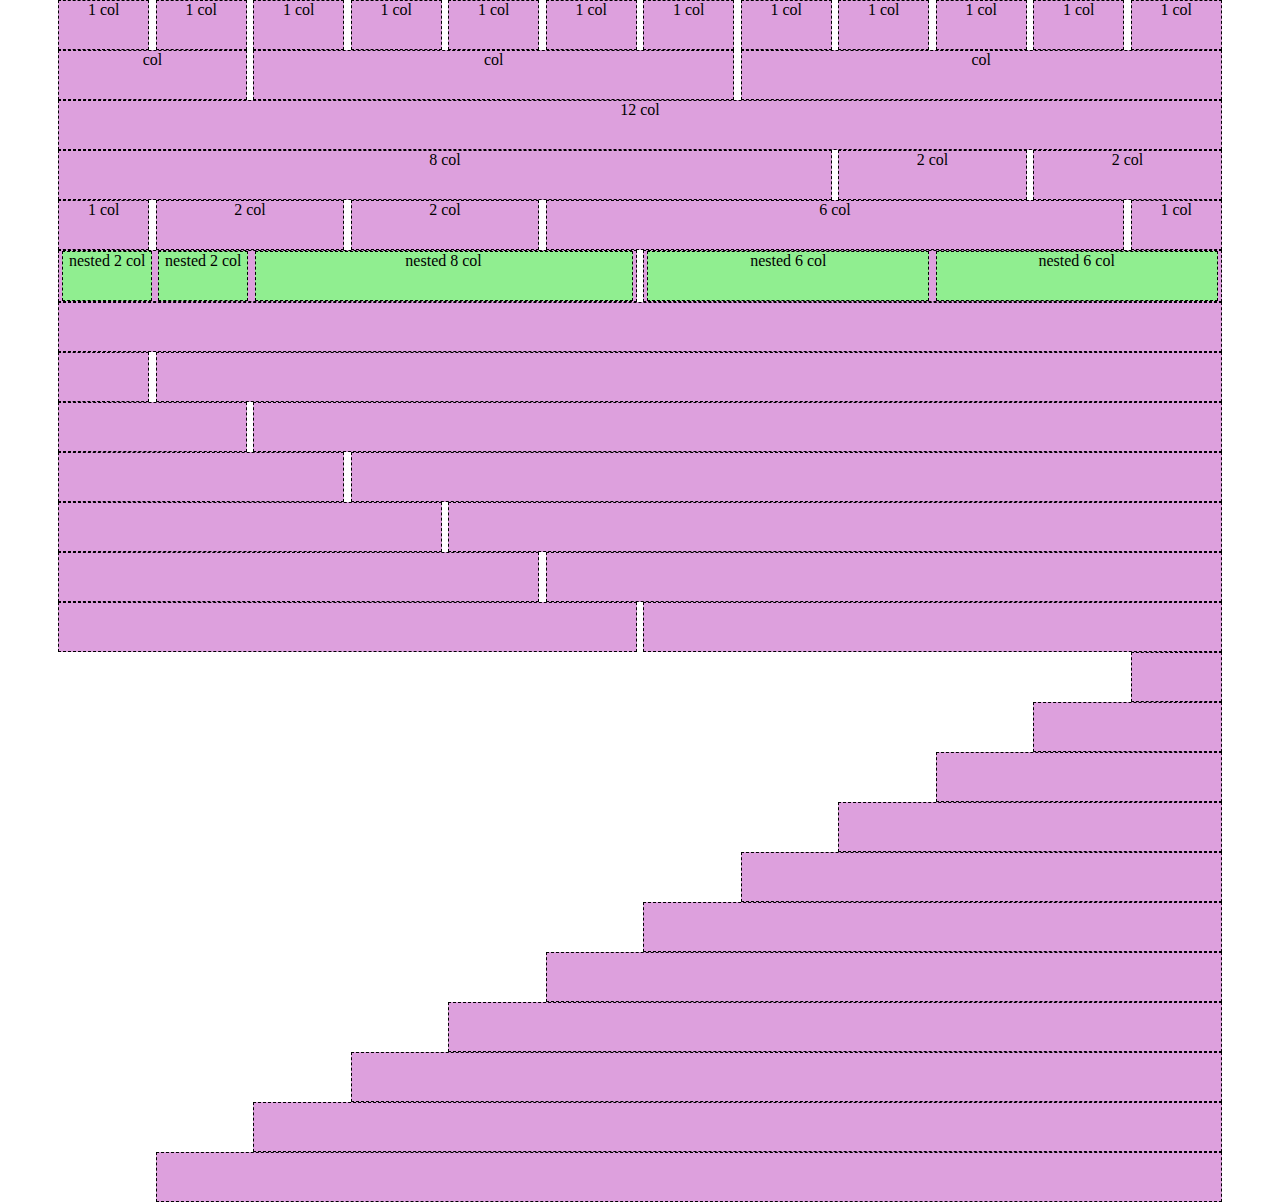
<file: index.html>
<!DOCTYPE html>
<html lang="en">
    <head>
        <meta charset="UTF-8">
        <meta name="viewport" content="width=device-width, initial-scale=1.0">
        <title>Document</title>
        <link rel="stylesheet" href="./css/12bool.css">
    </head>
    <body class="debug">
        <div class="container">
            <div class="row">
                <div class="col-1"><div class="box">1 col</div></div>
                <div class="col-1"><div class="box">1 col</div></div>
                <div class="col-1"><div class="box">1 col</div></div>
                <div class="col-1"><div class="box">1 col</div></div>
                <div class="col-1"><div class="box">1 col</div></div>
                <div class="col-1"><div class="box">1 col</div></div>
                <div class="col-1"><div class="box">1 col</div></div>
                <div class="col-1"><div class="box">1 col</div></div>
                <div class="col-1"><div class="box">1 col</div></div>
                <div class="col-1"><div class="box">1 col</div></div>
                <div class="col-1"><div class="box">1 col</div></div>
                <div class="col-1"><div class="box">1 col</div></div>
            </div>
            <div class="row">
                <div class="col-2"><div class="box">col</div></div>
                <div class="col-5"><div class="box">col</div></div>
                <div class="col-5"><div class="box">col</div></div>
            </div>
            <div class="row">
                <div class="col-12"><div class="box">12 col</div></div>
            </div>
            <div class="row">
                <div class="col-8"><div class="box">8 col</div></div>
                <div class="col-2"><div class="box">2 col</div></div>
                <div class="col-2"><div class="box">2 col</div></div>
            </div>
            <div class="row">
                <div class="col-1"><div class="box">1 col</div></div>
                <div class="col-2"><div class="box">2 col</div></div>
                <div class="col-2"><div class="box">2 col</div></div>
                <div class="col-6"><div class="box">6 col</div></div>
                <div class="col-1"><div class="box">1 col</div></div>
            </div>
            <div class="row">
                <div class="col">
                    <div class="row">
                        <div class="box">
                            <div class="row">
                                <div class="col-2"><div class="box">nested 2 col</div></div>
                                <div class="col-2"><div class="box">nested 2 col</div></div>
                                <div class="col-8"><div class="box">nested 8 col</div></div>
                            </div>
                        </div>
                    </div>
                </div>
                <div class="col">
                    <div class="row">
                        <div class="box">
                            <div class="row">
                                <div class="col-6"><div class="box">nested 6 col</div></div>
                                <div class="col-6"><div class="box">nested 6 col</div></div>
                            </div>
                        </div>
                    </div>
                </div>
            </div>
            <div class="row">
                <div class="col-12"><div class="box"></div></div>
            </div>
            <div class="row">
                <div class="col-1"><div class="box"></div></div>
                <div class="col-11"><div class="box"></div></div>
            </div>
            <div class="row">
                <div class="col-2"><div class="box"></div></div>
                <div class="col-10"><div class="box"></div></div>
            </div>
            <div class="row">
                <div class="col-3"><div class="box"></div></div>
                <div class="col-9"><div class="box"></div></div>
            </div>
            <div class="row">
                <div class="col-4"><div class="box"></div></div>
                <div class="col-8"><div class="box"></div></div>
            </div>
            <div class="row">
                <div class="col-5"><div class="box"></div></div>
                <div class="col-7"><div class="box"></div></div>
            </div>
            <div class="row">
                <div class="col-6"><div class="box"></div></div>
                <div class="col-6"><div class="box"></div></div>
            </div>
            <div class="row">
                <div class="offset-col-11"></div>
                <div class="col-1"><div class="box"></div></div>
            </div>
            <div class="row">
                <div class="offset-col-10"></div>
                <div class="col-2"><div class="box"></div></div>
            </div>
            <div class="row">
                <div class="offset-col-9"></div>
                <div class="col-3"><div class="box"></div></div>
            </div>
            <div class="row">
                <div class="offset-col-8"></div>
                <div class="col-4"><div class="box"></div></div>
            </div>
            <div class="row">
                <div class="offset-col-7"></div>
                <div class="col-5"><div class="box"></div></div>
            </div>
            <div class="row">
                <div class="offset-col-6"></div>
                <div class="col-6"><div class="box"></div></div>
            </div>
            <div class="row">
                <div class="offset-col-5"></div>
                <div class="col-7"><div class="box"></div></div>
            </div>
            <div class="row">
                <div class="offset-col-4"></div>
                <div class="col-8"><div class="box"></div></div>
            </div>
            <div class="row">
                <div class="offset-col-3"></div>
                <div class="col-9"><div class="box"></div></div>
            </div>
            <div class="row">
                <div class="offset-col-2"></div>
                <div class="col-10"><div class="box"></div></div>
            </div>
            <div class="row">
                <div class="offset-col-1"></div>
                <div class="col-11"><div class="box"></div></div>
            </div>
        </div>

    </body>
</html>
</file>
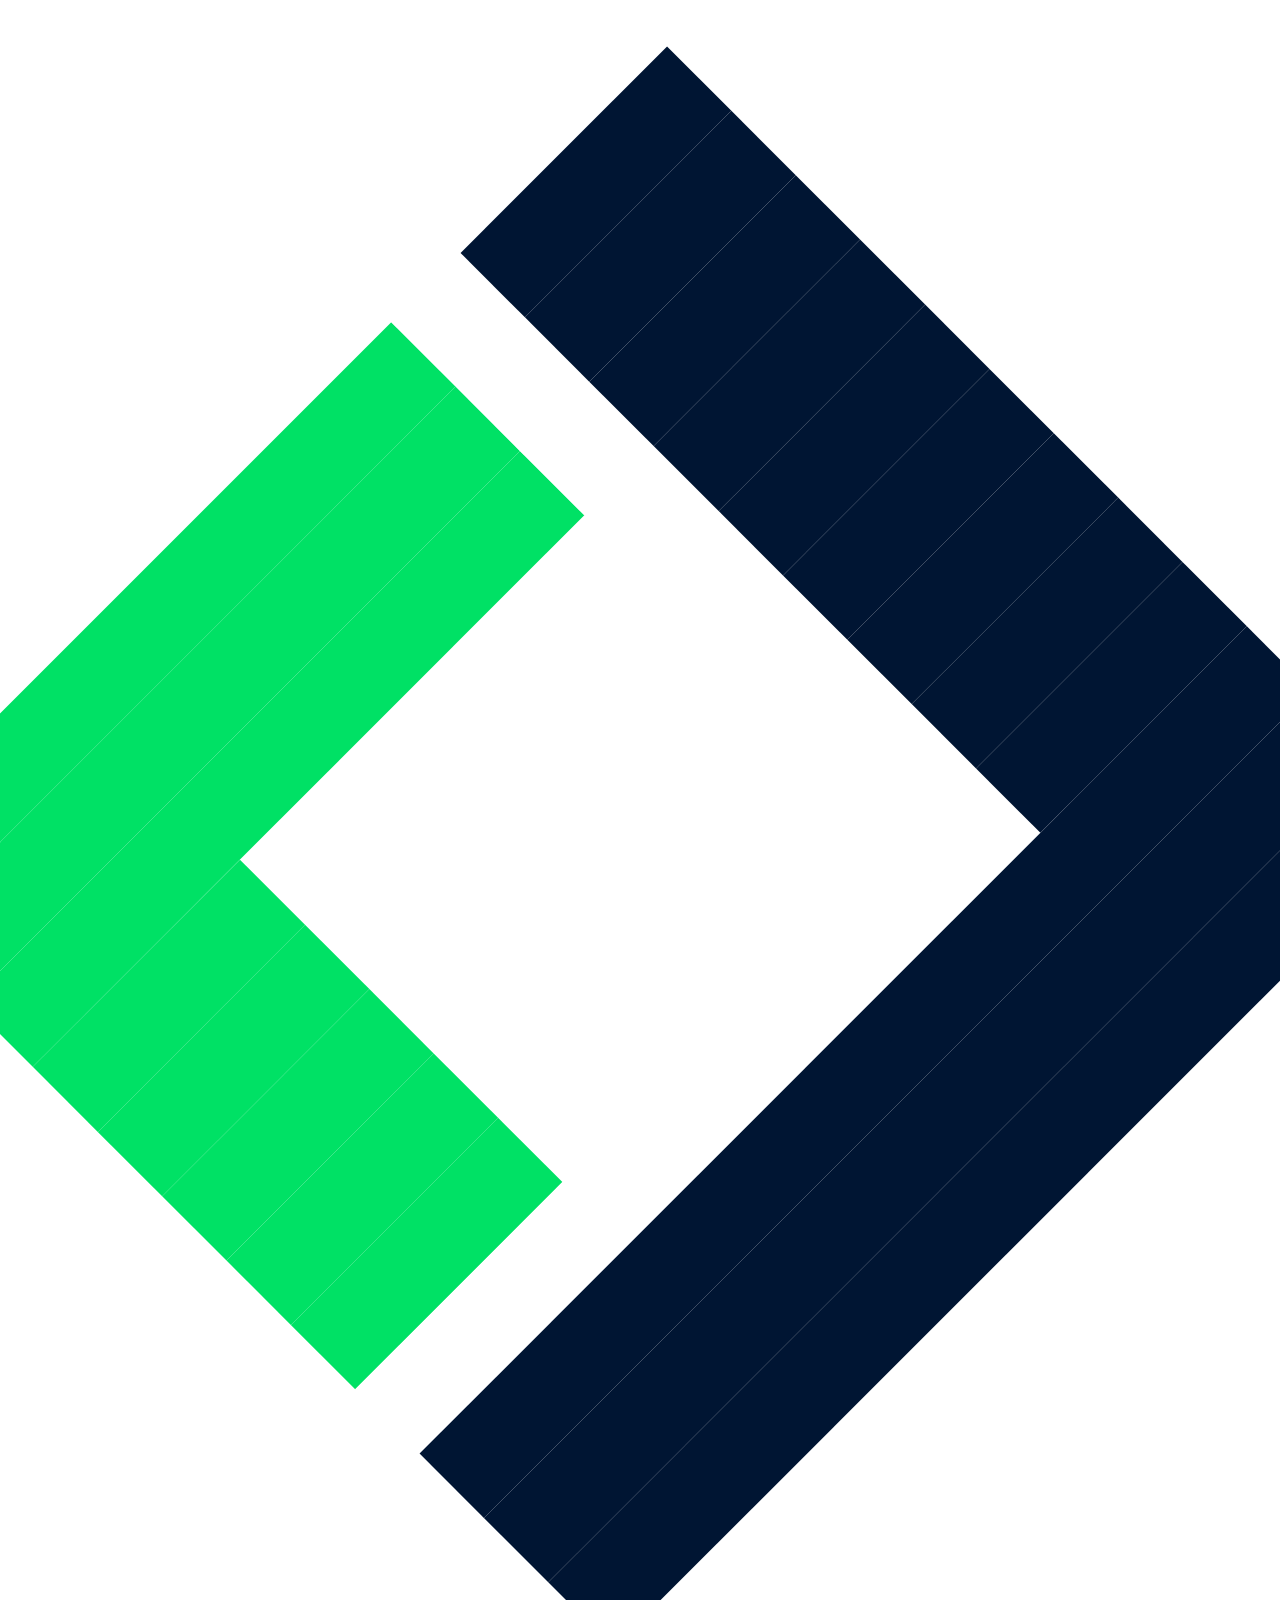
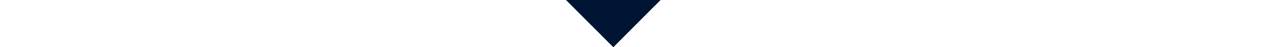
<file: bonus/boolean.html>
<!DOCTYPE html>
<html lang="en">
    <head>
        <meta charset="UTF-8">
        <meta name="viewport" content="width=device-width, initial-scale=1.0">
        <title>boolean</title>
        <link rel="stylesheet" href="../css/12bool.css">
        <link rel="stylesheet" href="./style.css">
    </head>
    <body>
        <div class="container rotate">
            <div class="row">
                <div class="col-8">
                    <div class="box green"></div>
                </div>
                <div class="col-1">
                    <div class="box white"></div>
                </div>
                <div class="col-3">
                    <div class="box blue"></div>
                </div>
            </div>
            <div class="row">
                <div class="col-8">
                    <div class="box green"></div>
                </div>
                <div class="col-1">
                    <div class="box white"></div>
                </div>
                <div class="col-3">
                    <div class="box blue"></div>
                </div>
            </div>
            <div class="row">
                <div class="col-8">
                    <div class="box green"></div>
                </div>
                <div class="col-1">
                    <div class="box white"></div>
                </div>
                <div class="col-3">
                    <div class="box blue"></div>
                </div>
            </div>
            <div class="row">
                <div class="col-3">
                    <div class="box green"></div>
                </div>
                <div class="col-6">
                    <box class="white"></box>
                </div>
                <div class="col-3">
                    <div class="box blue"></div>
                </div>
            </div>
            <div class="row">
                <div class="col-3">
                    <div class="box green"></div>
                </div>
                <div class="col-6">
                    <box class="white"></box>
                </div>
                <div class="col-3">
                    <div class="box blue"></div>
                </div>
            </div>
            <div class="row">
                <div class="col-3">
                    <div class="box green"></div>
                </div>
                <div class="col-6">
                    <box class="white"></box>
                </div>
                <div class="col-3">
                    <div class="box blue"></div>
                </div>
            </div>
            <div class="row">
                <div class="col-3">
                    <div class="box green"></div>
                </div>
                <div class="col-6">
                    <box class="white"></box>
                </div>
                <div class="col-3">
                    <div class="box blue"></div>
                </div>
            </div>
            <div class="row">
                <div class="col-3">
                    <div class="box green"></div>
                </div>
                <div class="col-6">
                    <box class="white"></box>
                </div>
                <div class="col-3">
                    <div class="box blue"></div>
                </div>
            </div>
            <div class="row">
                <div class="col-9">
                    <div class="box white"></div>
                </div>
                <div class="col-3">
                    <div class="box blue"></div>
                </div>
            </div>
            <div class="row">
                <div class="col-12">
                    <div class="box blue"></div>
                </div>
            </div>
            <div class="row">
                <div class="col-12">
                    <div class="box blue"></div>
                </div>
            </div>
            <div class="row">
                <div class="col-12">
                    <div class="box blue"></div>
                </div>
            </div>
        </div>
    </body>
</html>
</file>
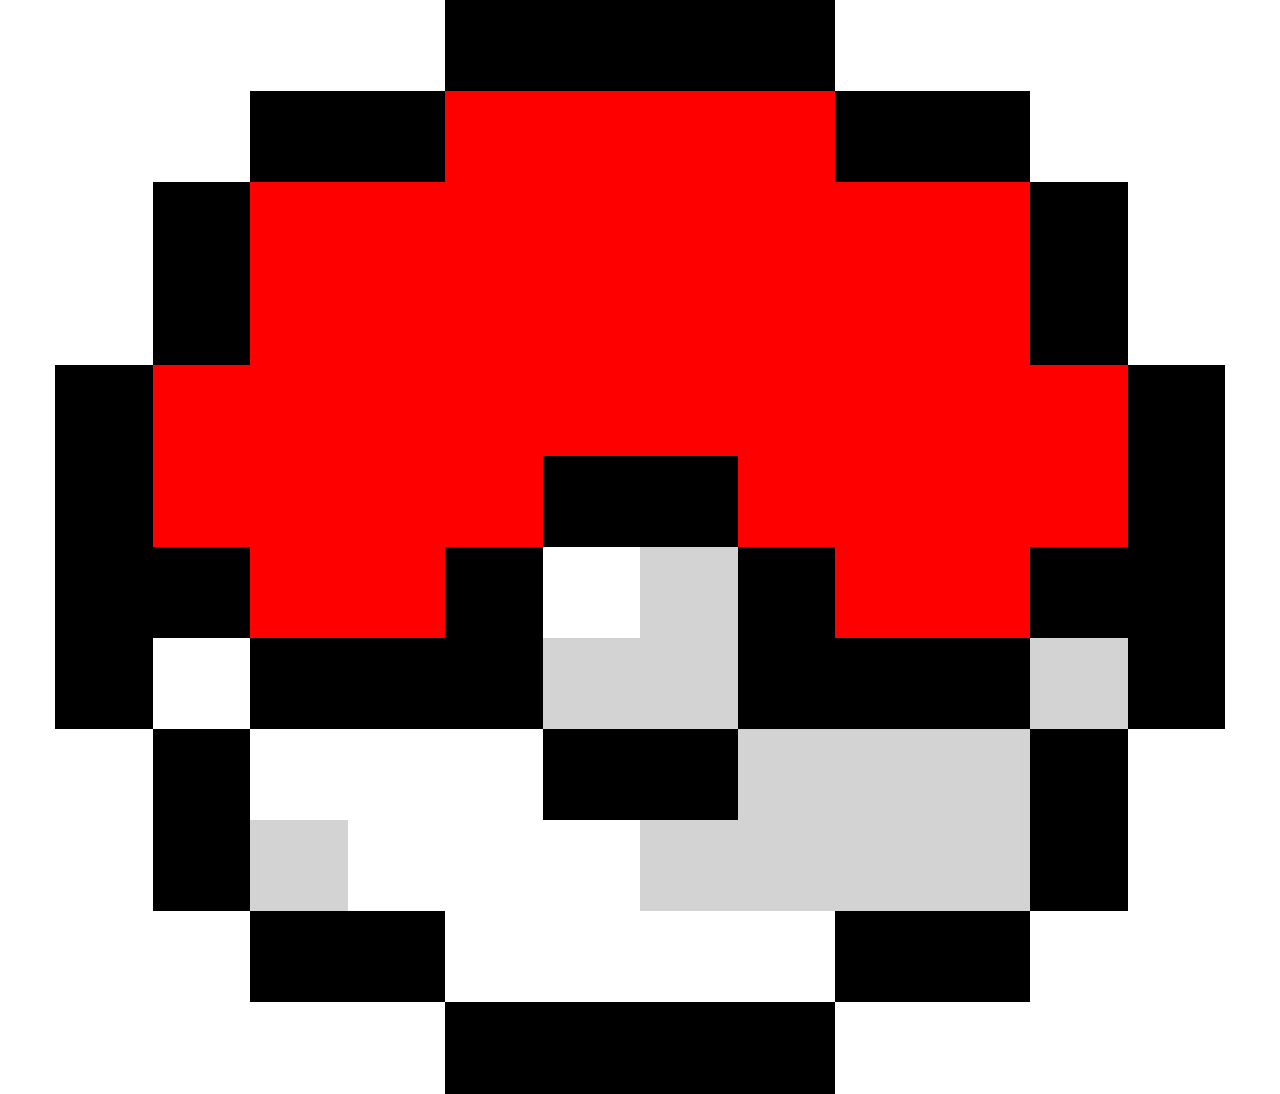
<file: bonus/pokeball.html>
<!DOCTYPE html>
<html lang="en">
<head>
    <meta charset="UTF-8">
    <meta name="viewport" content="width=device-width, initial-scale=1.0">
    <title>pokeball</title>
    <link rel="stylesheet" href="../css/12bool.css">
    <link rel="stylesheet" href="./style.css">
</head>
<body>
    <div class="container">
        <div class="row">
            <div class="col-4"><div class="box white"></div></div>
            <div class="col-4"><div class="box black"></div></div>
            <div class="col-4"><div class="box white"></div></div>
        </div>
        <div class="row">
            <div class="col-2"><div class="box white"></div></div>
            <div class="col-2">
                <div class="box black"></div>
            </div>
            <div class="col-4">
                <div class="box red"></div>
            </div>
            <div class="col-2">
                <div class="box black"></div>
            </div>
            <div class="col-2"><div class="box white"></div></div>
        </div>
        <div class="row">
            <div class="col-1"><div class="box white"></div></div>
            <div class="col-1">
                <div class="box black"></div>
            </div>
            <div class="col-8">
                <div class="box red"></div>
            </div>
            <div class="col-1">
                <div class="box black"></div>
            </div>
            <div class="col-1"><div class="box white"></div></div>
        </div>
        <div class="row">
            <div class="col-1"><div class="box white"></div></div>
            <div class="col-1">
                <div class="box black"></div>
            </div>
            <div class="col-8">
                <div class="box red"></div>
            </div>
            <div class="col-1">
                <div class="box black"></div>
            </div>
            <div class="col-1"><div class="box white"></div></div>
        </div>
        <div class="row">
            <div class="col-1">
                <div class="box black"></div>
            </div>
            <div class="col-10">
                <div class="box red"></div>
            </div>
            <div class="col-1">
                <div class="box black"></div>
            </div>
        </div>
        <div class="row">
            <div class="col-1">
                <div class="box black"></div>
            </div>
           <div class="col-4">
            <div class="box red"></div>
           </div>
           <div class="col-2">
            <div class="box black"></div>
           </div>
           <div class="col-4">
            <div class="box red"></div>
           </div> 
            <div class="col-1">
                <div class="box black"></div>
            </div>
        </div>
        <div class="row">
            <div class="col-2">
                <div class="box black"></div>
            </div>
            <div class="col-2">
                <div class="box red"></div>
            </div>
            <div class="col-1">
                <div class="box black"></div>
            </div>
            <div class="col-1">
                <div class="box white"></div>
            </div>
            <div class="col-1">
                <div class="box gray"></div>
            </div>
            <div class="col-1">
                <div class="box black"></div>
            </div>
            <div class="col-2">
                <div class="box red"></div>
            </div>
            <div class="col-2">
                <div class="box black"></div>
            </div>
        </div>
        <div class="row">
            <div class="col-1">
                <div class="box black"></div>
            </div>
            <div class="col-1">
                <div class="box white"></div>
            </div>
            <div class="col-3">
                <div class="box black"></div>
            </div>
            <div class="col-2">
                <div class="box gray"></div>
            </div>
            <div class="col-3">
                <div class="box black"></div>
            </div>
            <div class="col-1">
                <div class="box gray"></div>
            </div>
            <div class="col-1">
                <div class="box black"></div>
            </div>
        </div>
        <div class="row">
            <div class="col-1">
                <div class="box white"></div>
            </div>
            <div class="col-1">
                <div class="box black"></div>
            </div>
            <div class="col-3">
                <div class="box white"></div>
            </div>
            <div class="col-2">
                <div class="box black"></div>
            </div>
            <div class="col-3">
                <div class="box gray"></div>
            </div>
            <div class="col-1">
                <div class="box black"></div>
            </div>
            <div class="col-1">
                <div class="box white"></div>
            </div>
        </div>
        <div class="row">
            <div class="col-1">
                <div class="box white"></div>
            </div>
            <div class="col-1">
                <div class="box black"></div>
            </div>
            <div class="col-1">
                <div class="box gray"></div>
            </div>
            <div class="col-3">
                <div class="box white"></div>
            </div>
            <div class="col-4">
                <div class="box gray"></div>
            </div>
            <div class="col-1">
                <div class="box black"></div>
            </div>
            <div class="col-1">
                <div class="box white"></div>
            </div>
        </div>
        <div class="row">
            <div class="col-2">
                <box class="white"></box>
            </div>
            <div class="col-2">
                <div class="box black"></div>
            </div>
            <div class="col-4">
                <box class="gray"></box>
            </div>
            <div class="col-2">
                <div class="box black"></div>
            </div>
            <div class="col-2">
                <box class="white"></box>
            </div>
        </div>
        <div class="row">
            <div class="col-4">
                <div class="box white"></div>
            </div>
            <div class="col-4">
                <div class="box black"></div>
            </div>
            <div class="col-4">
                <div class="box white"></div>
            </div>
        </div>
    </div>
    
</body>
</html>
</file>
<file: css/12bool.css>
* {
    padding: 0;
    margin: 0;
    box-sizing: border-box;
}

.debug .box{
    background-color: plum;
    min-height: 50px;
    border: 1px dashed;
    width: 100%;
    text-align: center;
    
}
.debug .box>.row>[class^="col"]>.box{
    background-color: lightgreen;
}

[class^="col"]{
    padding:0 .2rem;
}

.img-fluid {
    max-width: 100%;
}

.container {
    max-width: 1170px;
    margin: 0 auto;
}

.row {
    display: flex;
    flex-wrap: wrap;
    margin: 0 ;
}

.col {
    flex-grow: 1;
    flex-basis: 0;
    max-width: 100%;
}

/*col*/
.col-1 {
    width: calc(100% / 12);
}

.col-2 {
    width: calc(100% / 12 * 2);
}

.col-3 {
    width: calc(100% / 12 * 3);
}

.col-4 {
    width: calc(100% / 12 * 4);
}

.col-5 {
    width: calc(100% / 12 * 5);
}

.col-6 {
    width: calc(100% / 12 * 6);
}

.col-7 {
    width: calc(100% / 12 * 7);
}

.col-8 {
    width: calc(100% / 12 * 8);
}

.col-9 {
    width: calc(100% / 12 * 9);
}

.col-10 {
    width: calc(100% / 12 * 10);
}

.col-11 {
    width: calc(100% / 12 * 11);
}

.col-12 {
    width: 100%;
}

/*col*/

/*offset*/
.offset-col-1 {
    margin-left: calc(100% / 12);
}

.offset-col-2 {
    margin-left: calc(100% / 12 * 2);
}

.offset-col-3 {
    margin-left: calc(100% / 12 * 3);
}

.offset-col-4 {
    margin-left: calc(100% / 12 * 4);
}

.offset-col-5 {
    margin-left: calc(100% / 12 * 5);
}

.offset-col-6 {
    margin-left: calc(100% / 12 * 6);
}

.offset-col-7 {
    margin-left: calc(100% / 12 * 7);
}

.offset-col-8 {
    margin-left: calc(100% / 12 * 8);
}

.offset-col-9 {
    margin-left: calc(100% / 12 * 9);
}

.offset-col-10 {
    margin-left: calc(100% / 12 * 10);
}

.offset-col-11 {
    margin-left: calc(100% / 12 * 11);
}

.offset-col-12 {
    margin-left: 100%;
}

/*offset*/

/*sm*/
@media screen and (min-width:576px) {

    /*col*/
    .col-sm-1 {
        width: calc(100% / 12);
    }

    .col-sm-2 {
        width: calc(100% / 12 * 2);
    }

    .col-sm-3 {
        width: calc(100% / 12 * 3);
    }

    .col-sm-4 {
        width: calc(100% / 12 * 4);
    }

    .col-sm-5 {
        width: calc(100% / 12 * 5);
    }

    .col-sm-6 {
        width: calc(100% / 12 * 6);
    }

    .col-sm-7 {
        width: calc(100% / 12 * 7);
    }

    .col-sm-8 {
        width: calc(100% / 12 * 8);
    }

    .col-sm-9 {
        width: calc(100% / 12 * 9);
    }

    .col-sm-10 {
        width: calc(100% / 12 * 10);
    }

    .col-sm-11 {
        width: calc(100% / 12 * 11);
    }

    .col-sm-12 {
        width: 100%;
    }

    /*col*/

    /*offset*/
    .offset-col-sm-1 {
        margin-left: calc(100% / 12);
    }

    .offset-col-sm-2 {
        margin-left: calc(100% / 12 * 2);
    }

    .offset-col-sm-3 {
        margin-left: calc(100% / 12 * 3);
    }

    .offset-col-sm-4 {
        margin-left: calc(100% / 12 * 4);
    }

    .offset-col-sm-5 {
        margin-left: calc(100% / 12 * 5);
    }

    .offset-col-sm-6 {
        margin-left: calc(100% / 12 * 6);
    }

    .offset-col-sm-7 {
        margin-left: calc(100% / 12 * 7);
    }

    .offset-col-sm-8 {
        margin-left: calc(100% / 12 * 8);
    }

    .offset-col-sm-9 {
        margin-left: calc(100% / 12 * 9);
    }

    .offset-col-sm-10 {
        margin-left: calc(100% / 12 * 10);
    }

    .offset-col-sm-11 {
        margin-left: calc(100% / 12 * 11);
    }

    .offset-col-sm-12 {
        margin-left: 100%;
    }

    /*offset*/
}

/*md*/
@media screen and (min-width:768px) {

    /*col*/
    .col-md-1 {
        width: calc(100% / 12);
    }

    .col-md-2 {
        width: calc(100% / 12 * 2);
    }

    .col-md-3 {
        width: calc(100% / 12 * 3);
    }

    .col-md-4 {
        width: calc(100% / 12 * 4);
    }

    .col-md-5 {
        width: calc(100% / 12 * 5);
    }

    .col-md-6 {
        width: calc(100% / 12 * 6);
    }

    .col-md-7 {
        width: calc(100% / 12 * 7);
    }

    .col-md-8 {
        width: calc(100% / 12 * 8);
    }

    .col-md-9 {
        width: calc(100% / 12 * 9);
    }

    .col-md-10 {
        width: calc(100% / 12 * 10);
    }

    .col-md-11 {
        width: calc(100% / 12 * 11);
    }

    .col-md-12 {
        width: 100%;
    }

    /*col*/

    /*offset*/
    .offset-col-md-1 {
        margin-left: calc(100% / 12);
    }

    .offset-col-md-2 {
        margin-left: calc(100% / 12 * 2);
    }

    .offset-col-md-3 {
        margin-left: calc(100% / 12 * 3);
    }

    .offset-col-md-4 {
        margin-left: calc(100% / 12 * 4);
    }

    .offset-col-md-5 {
        margin-left: calc(100% / 12 * 5);
    }

    .offset-col-md-6 {
        margin-left: calc(100% / 12 * 6);
    }

    .offset-col-md-7 {
        margin-left: calc(100% / 12 * 7);
    }

    .offset-col-md-8 {
        margin-left: calc(100% / 12 * 8);
    }

    .offset-col-md-9 {
        margin-left: calc(100% / 12 * 9);
    }

    .offset-col-md-10 {
        margin-left: calc(100% / 12 * 10);
    }

    .offset-col-md-11 {
        margin-left: calc(100% / 12 * 11);
    }

    .offset-col-md-12 {
        margin-left: 100%;
    }

    /*offset*/
}

/*lg*/
@media screen and (min-width:992px) {

    /*col*/
    .col-lg-1 {
        width: calc(100% / 12);
    }

    .col-lg-2 {
        width: calc(100% / 12 * 2);
    }

    .col-lg-3 {
        width: calc(100% / 12 * 3);
    }

    .col-lg-4 {
        width: calc(100% / 12 * 4);
    }

    .col-lg-5 {
        width: calc(100% / 12 * 5);
    }

    .col-lg-6 {
        width: calc(100% / 12 * 6);
    }

    .col-lg-7 {
        width: calc(100% / 12 * 7);
    }

    .col-lg-8 {
        width: calc(100% / 12 * 8);
    }

    .col-lg-9 {
        width: calc(100% / 12 * 9);
    }

    .col-lg-10 {
        width: calc(100% / 12 * 10);
    }

    .col-lg-11 {
        width: calc(100% / 12 * 11);
    }

    .col-lg-12 {
        width: 100%;
    }

    /*col*/

    /*offset*/
    .offset-col-lg-1 {
        margin-left: calc(100% / 12);
    }

    .offset-col-lg-2 {
        margin-left: calc(100% / 12 * 2);
    }

    .offset-col-lg-3 {
        margin-left: calc(100% / 12 * 3);
    }

    .offset-col-lg-4 {
        margin-left: calc(100% / 12 * 4);
    }

    .offset-col-lg-5 {
        margin-left: calc(100% / 12 * 5);
    }

    .offset-col-lg-6 {
        margin-left: calc(100% / 12 * 6);
    }

    .offset-col-lg-7 {
        margin-left: calc(100% / 12 * 7);
    }

    .offset-col-lg-8 {
        margin-left: calc(100% / 12 * 8);
    }

    .offset-col-lg-9 {
        margin-left: calc(100% / 12 * 9);
    }

    .offset-col-lg-10 {
        margin-left: calc(100% / 12 * 10);
    }

    .offset-col-lg-11 {
        margin-left: calc(100% / 12 * 11);
    }

    .offset-col-lg-12 {
        margin-left: 100%;
    }

    /*offset*/
}

/*xl*/
@media screen and (min-width:1200px) {

    /*col*/
    .col-xl-1 {
        width: calc(100% / 12);
    }

    .col-xl-2 {
        width: calc(100% / 12 * 2);
    }

    .col-xl-3 {
        width: calc(100% / 12 * 3);
    }

    .col-xl-4 {
        width: calc(100% / 12 * 4);
    }

    .col-xl-5 {
        width: calc(100% / 12 * 5);
    }

    .col-xl-6 {
        width: calc(100% / 12 * 6);
    }

    .col-xl-7 {
        width: calc(100% / 12 * 7);
    }

    .col-xl-8 {
        width: calc(100% / 12 * 8);
    }

    .col-xl-9 {
        width: calc(100% / 12 * 9);
    }

    .col-xl-10 {
        width: calc(100% / 12 * 10);
    }

    .col-xl-11 {
        width: calc(100% / 12 * 11);
    }

    .col-xl-12 {
        width: 100%;
    }

    /*col*/

    /*offset*/
    .offset-col-xl-1 {
        margin-left: calc(100% / 12);
    }

    .offset-col-xl-2 {
        margin-left: calc(100% / 12 * 2);
    }

    .offset-col-xl-3 {
        margin-left: calc(100% / 12 * 3);
    }

    .offset-col-xl-4 {
        margin-left: calc(100% / 12 * 4);
    }

    .offset-col-xl-5 {
        margin-left: calc(100% / 12 * 5);
    }

    .offset-col-xl-6 {
        margin-left: calc(100% / 12 * 6);
    }

    .offset-col-xl-7 {
        margin-left: calc(100% / 12 * 7);
    }

    .offset-col-xl-8 {
        margin-left: calc(100% / 12 * 8);
    }

    .offset-col-xl-9 {
        margin-left: calc(100% / 12 * 9);
    }

    .offset-col-xl-10 {
        margin-left: calc(100% / 12 * 10);
    }

    .offset-col-xl-11 {
        margin-left: calc(100% / 12 * 11);
    }

    .offset-col-xl-12 {
        margin-left: 100%;
    }

    /*offset*/
}

/*xxl*/
@media screen and (min-width:1440px) {

    /*col*/
    .col-xxl-1 {
        width: calc(100% / 12);
    }

    .col-xxl-2 {
        width: calc(100% / 12 * 2);
    }

    .col-xxl-3 {
        width: calc(100% / 12 * 3);
    }

    .col-xxl-4 {
        width: calc(100% / 12 * 4);
    }

    .col-xxl-5 {
        width: calc(100% / 12 * 5);
    }

    .col-xxl-6 {
        width: calc(100% / 12 * 6);
    }

    .col-xxl-7 {
        width: calc(100% / 12 * 7);
    }

    .col-xxl-8 {
        width: calc(100% / 12 * 8);
    }

    .col-xxl-9 {
        width: calc(100% / 12 * 9);
    }

    .col-xxl-10 {
        width: calc(100% / 12 * 10);
    }

    .col-xxl-11 {
        width: calc(100% / 12 * 11);
    }

    .col-xxl-12 {
        width: 100%;
    }

    /*col*/

    /*offset*/
    .offset-col-xxl-1 {
        margin-left: calc(100% / 12);
    }

    .offset-col-xxl-2 {
        margin-left: calc(100% / 12 * 2);
    }

    .offset-col-xxl-3 {
        margin-left: calc(100% / 12 * 3);
    }

    .offset-col-xxl-4 {
        margin-left: calc(100% / 12 * 4);
    }

    .offset-col-xxl-5 {
        margin-left: calc(100% / 12 * 5);
    }

    .offset-col-xxl-6 {
        margin-left: calc(100% / 12 * 6);
    }

    .offset-col-xxl-7 {
        margin-left: calc(100% / 12 * 7);
    }

    .offset-col-xxl-8 {
        margin-left: calc(100% / 12 * 8);
    }

    .offset-col-xxl-9 {
        margin-left: calc(100% / 12 * 9);
    }

    .offset-col-xxl-10 {
        margin-left: calc(100% / 12 * 10);
    }

    .offset-col-xxl-11 {
        margin-left: calc(100% / 12 * 11);
    }

    .offset-col-xxl-12 {
        margin-left: 100%;
    }

    /*offset*/
}
</file>
<file: bonus/style.css>
.box{
    width: 100%;
    height: 91.13px;
}
.white{background-color: white;}
.black{background-color: black;}
.red{background-color: red;}
.gray{background-color: lightgray;}
.green{background-color: #00e165;}
.blue{background-color: #001533;}

[class^="col"]{
    padding:0 ;
}

.rotate{
    transform: rotate(-45deg);
    margin-top: 300px;
}
</file>
